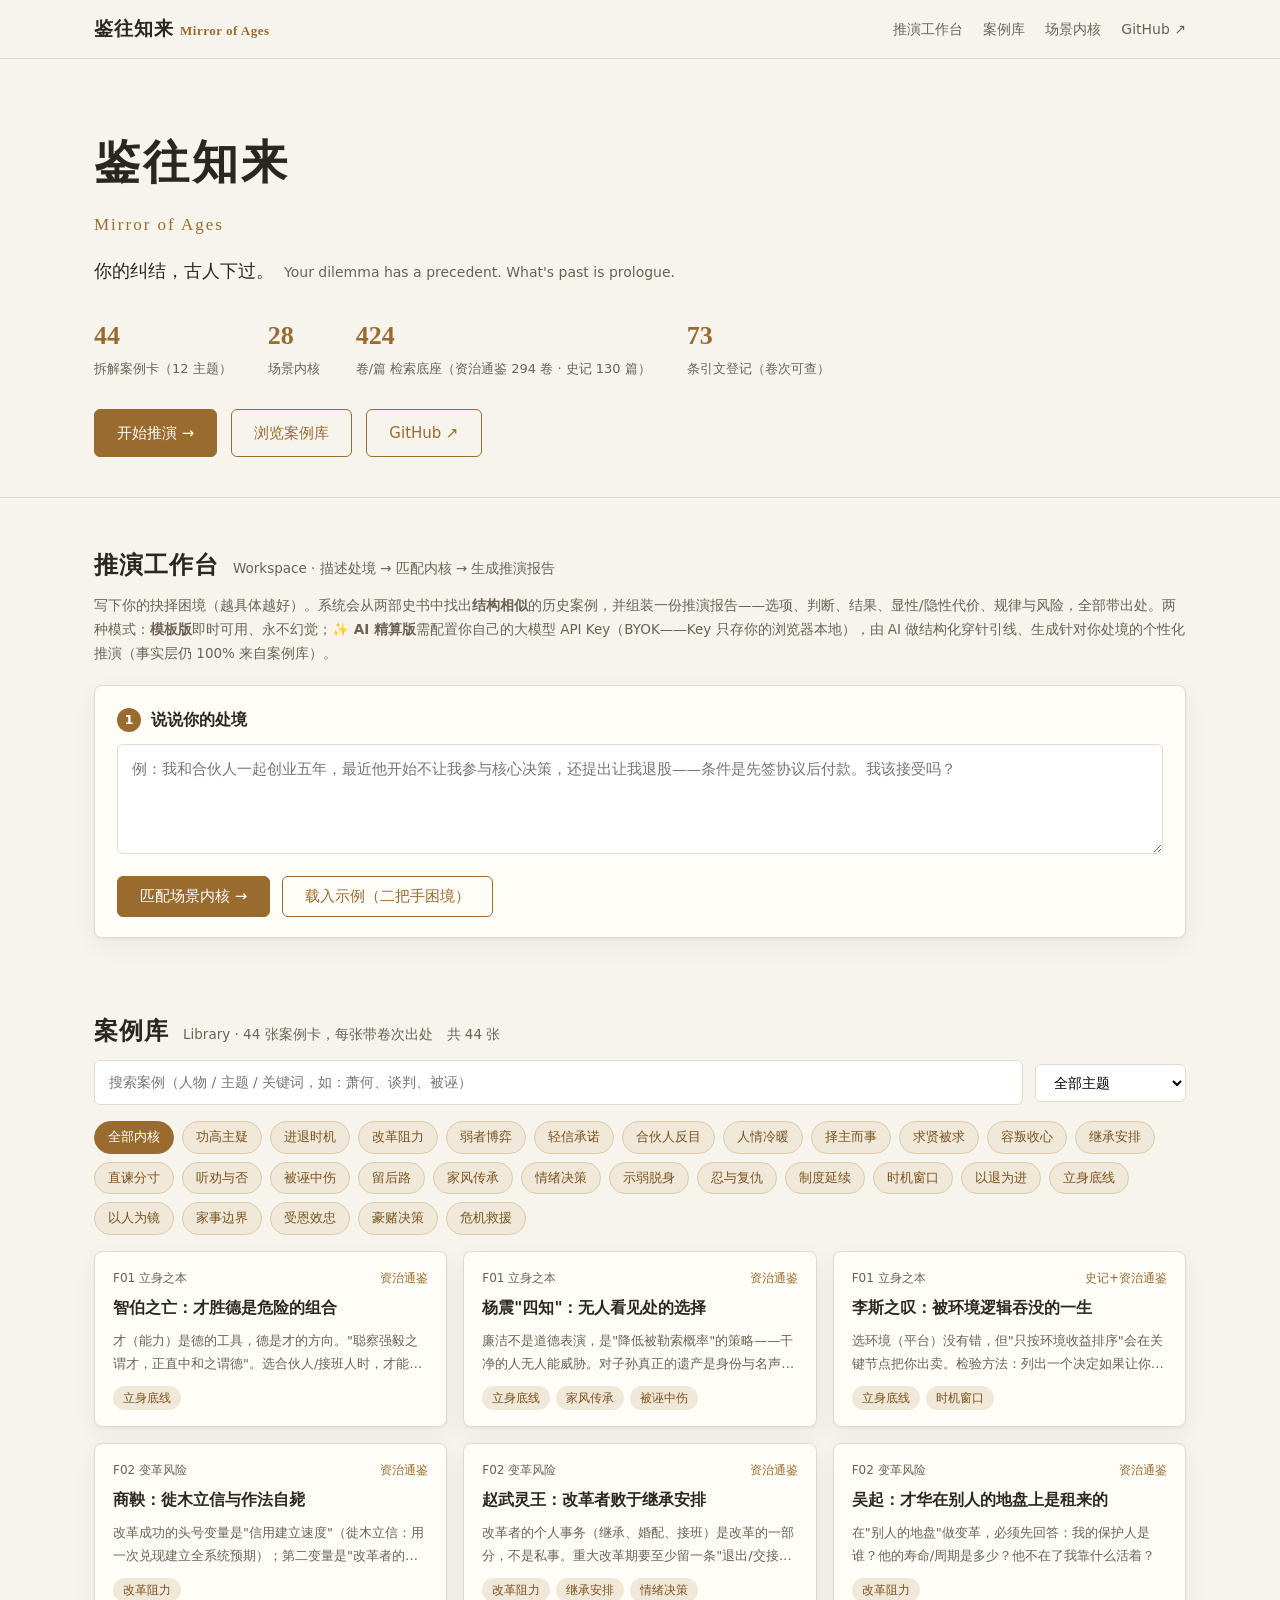
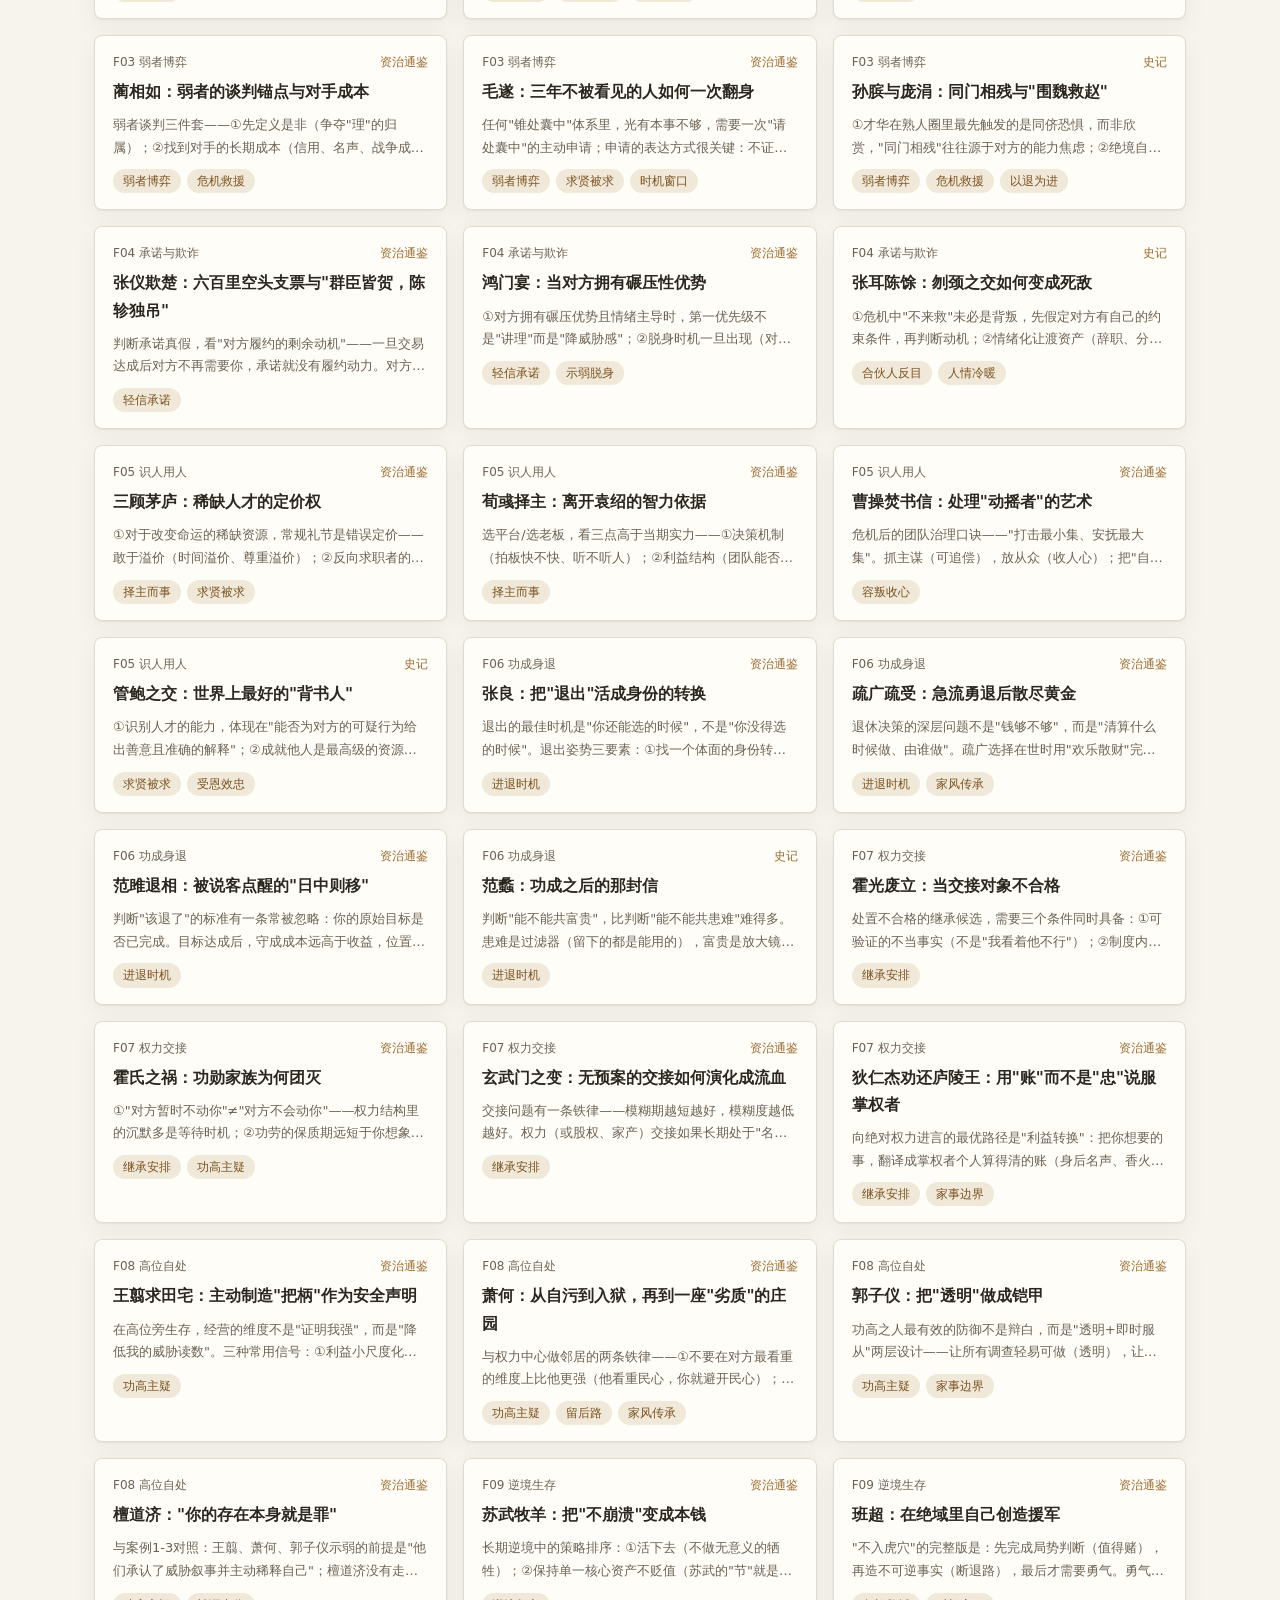
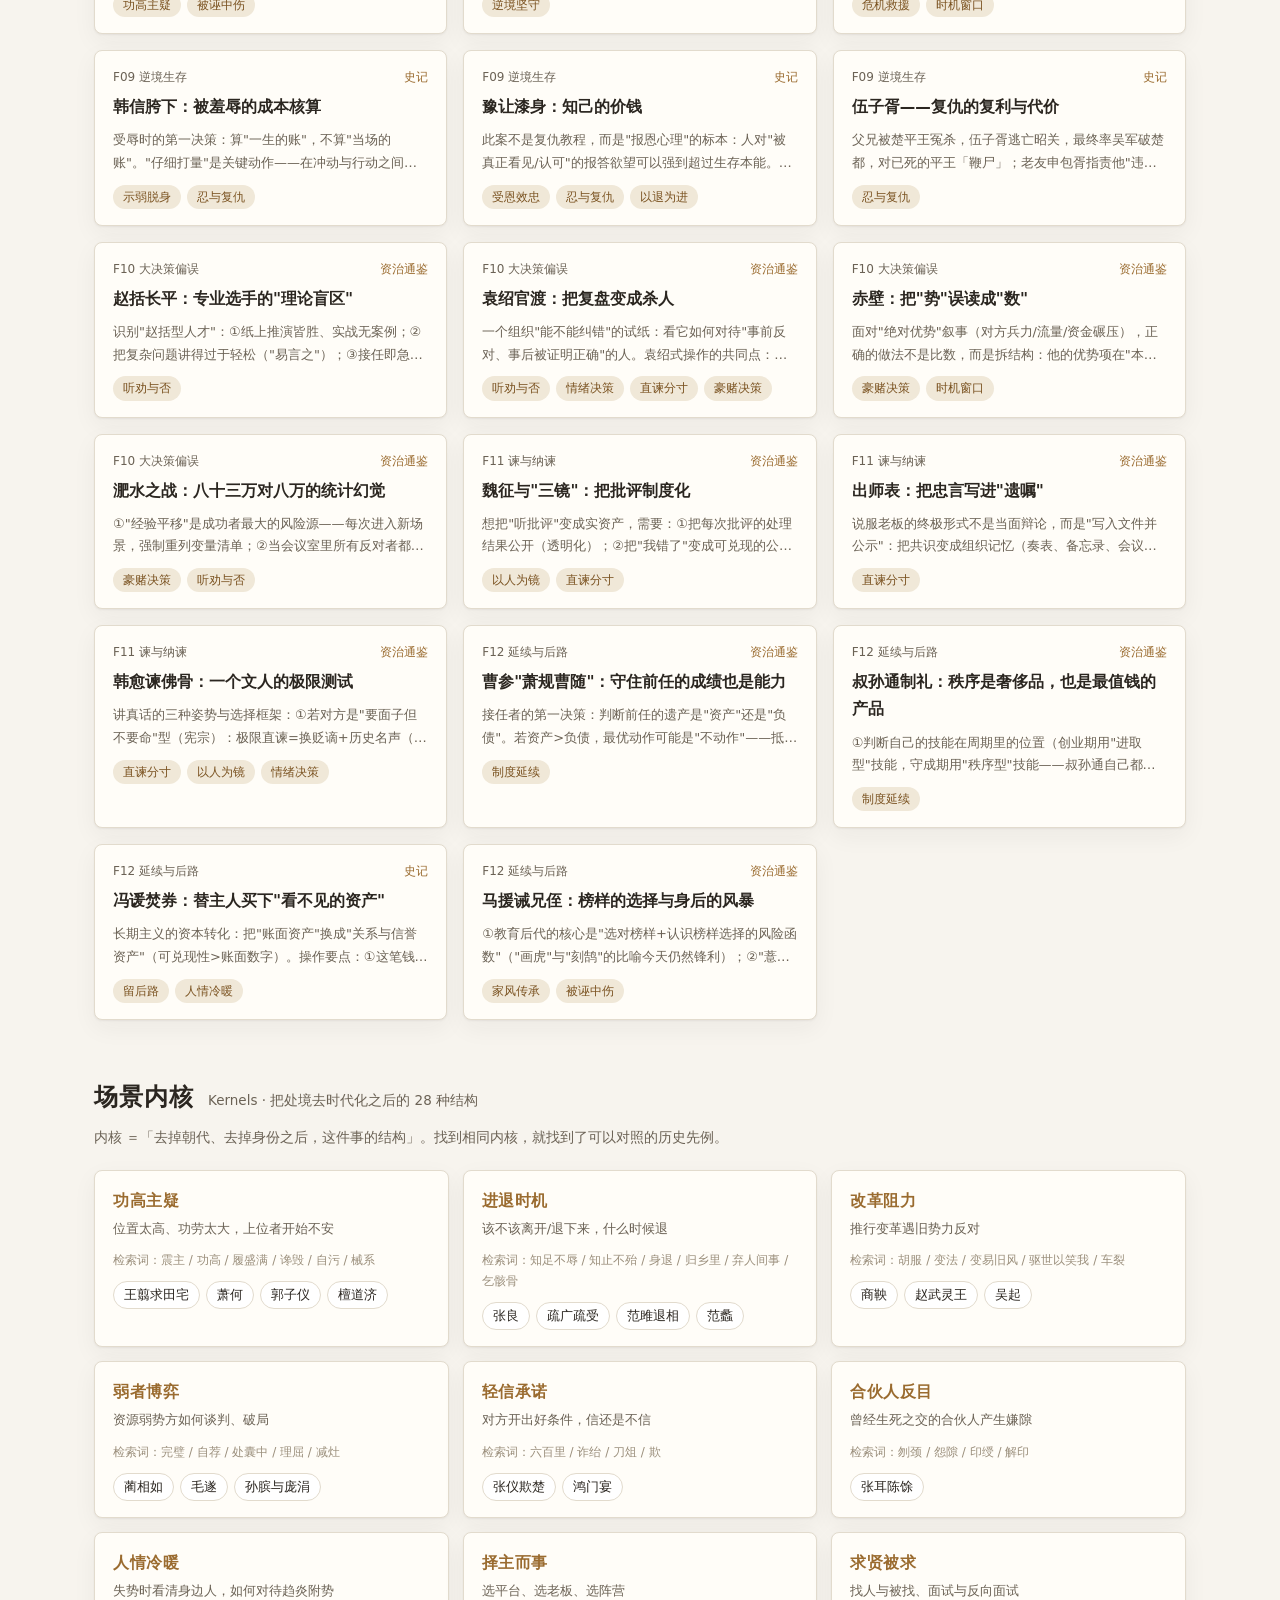
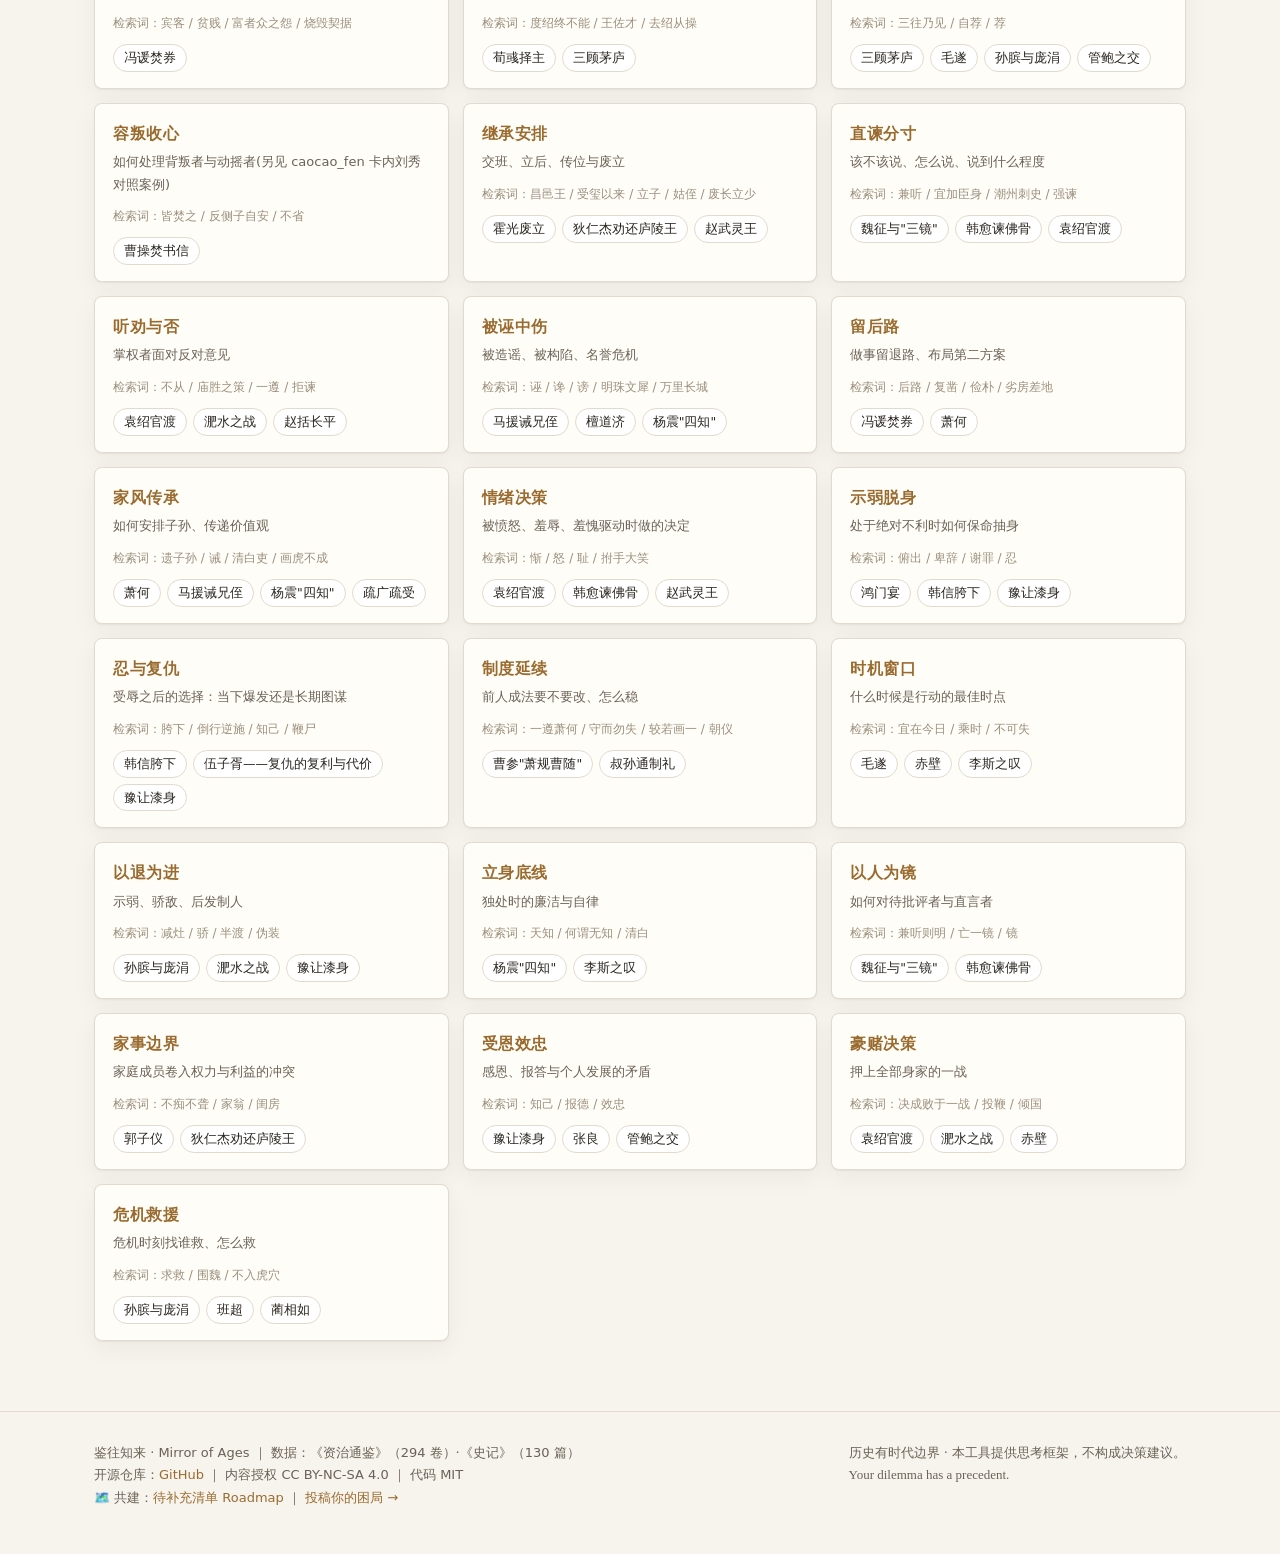
<file: docs/index.html>
<!DOCTYPE html>
<html lang="zh-CN">
<head>
<meta charset="UTF-8">
<meta name="viewport" content="width=device-width, initial-scale=1">
<title>鉴往知来 · Mirror of Ages — 古籍抉择推演</title>
<meta name="description" content="用《资治通鉴》《史记》做人生抉择推演：44 张历史案例卡，28 个场景内核。你描述困局，它找出结构相同的历史先例。你的纠结，古人下过。">
<link rel="stylesheet" href="assets/style.css">
<link rel="icon" href="data:image/svg+xml,%3Csvg xmlns='http://www.w3.org/2000/svg' viewBox='0 0 64 64'%3E%3Crect width='64' height='64' rx='14' fill='%239a6b2f'/%3E%3Ctext x='32' y='46' font-size='38' text-anchor='middle' dominant-baseline='middle' fill='%23f7f4ee' font-family='serif'%3E鉴%3C/text%3E%3C/svg%3E">
</head>
<body>

<nav class="nav">
  <div class="container">
    <span class="brand">鉴往知来<em>Mirror of Ages</em></span>
    <div class="links">
      <a href="#workspace">推演工作台</a>
      <a href="#library">案例库</a>
      <a href="#kernels">场景内核</a>
      <a href="https://github.com/Justinjchen-Cornell/Mirror-of-Ages" target="_blank" rel="noopener">GitHub ↗</a>
    </div>
  </div>
</nav>

<header class="hero">
  <div class="container">
    <h1>鉴往知来</h1>
    <div class="en serif">Mirror of Ages</div>
    <p class="tagline">你的纠结，古人下过。<span class="sm">Your dilemma has a precedent. What's past is prologue.</span></p>
    <div class="stats">
      <div class="stat"><b>44</b><span>拆解案例卡（12 主题）</span></div>
      <div class="stat"><b>28</b><span>场景内核</span></div>
      <div class="stat"><b>424</b><span>卷/篇 检索底座（资治通鉴 294 卷 · 史记 130 篇）</span></div>
      <div class="stat"><b>73</b><span>条引文登记（卷次可查）</span></div>
    </div>
    <div class="cta">
      <a class="btn" href="#workspace">开始推演 →</a>
      <a class="btn ghost" href="#library">浏览案例库</a>
      <a class="btn ghost" href="https://github.com/Justinjchen-Cornell/Mirror-of-Ages" target="_blank" rel="noopener">GitHub ↗</a>
    </div>
  </div>
</header>

<main class="container">

  <section id="workspace">
    <div class="sec-head"><h2>推演工作台</h2><span class="sub">Workspace · 描述处境 → 匹配内核 → 生成推演报告</span></div>
    <p class="sec-desc">写下你的抉择困境（越具体越好）。系统会从两部史书中找出<b>结构相似</b>的历史案例，并组装一份推演报告——选项、判断、结果、显性/隐性代价、规律与风险，全部带出处。两种模式：<b>模板版</b>即时可用、永不幻觉；<b>✨ AI 精算版</b>需配置你自己的大模型 API Key（BYOK——Key 只存你的浏览器本地），由 AI 做结构化穿针引线、生成针对你处境的个性化推演（事实层仍 100% 来自案例库）。</p>
    <div class="step">
      <h3><span class="no">1</span>说说你的处境</h3>
      <textarea id="situation" placeholder="例：我和合伙人一起创业五年，最近他开始不让我参与核心决策，还提出让我退股——条件是先签协议后付款。我该接受吗？"></textarea>
      <div class="report-actions" style="margin-bottom:0">
        <button class="btn" id="btnMatch">匹配场景内核 →</button>
        <button class="btn ghost" id="btnSample">载入示例（二把手困境）</button>
      </div>
    </div>
    <div class="step" id="step2" style="display:none">
      <h3><span class="no">2</span>场景内核与候选案例</h3>
      <div id="kernelArea"></div>
      <p class="hint" style="margin-top:16px">📇 候选案例（点击选中 / 取消，建议 2–3 例，点击卡片标题可看全文）：</p>
      <div class="pickgrid" id="candidatesArea"></div>
    </div>
    <div class="step" id="step3" style="display:none">
      <h3><span class="no">3</span>生成推演报告</h3>
      <div class="report-actions">
        <button class="btn" id="btnGen" disabled>生成报告（模板版）</button>
        <button class="btn" id="btnAI" disabled>✨ AI 精算版</button>
        <button class="btn ghost" id="btnCopy" type="button">复制 Markdown</button>
        <button class="btn ghost" id="btnDownload" type="button">下载 .md</button>
        <button class="btn ghost sm" id="btnAISettings" type="button" title="配置你自己的大模型 API（BYOK）">⚙️ AI 设置</button>
        <span class="hint" id="aiStatus" style="align-self:center"></span>
      </div>
      <div class="report-panes" id="reportArea" style="display:none">
        <div class="pane"><div class="pane-t">Markdown 源文（可直接贴进笔记/发给 AI 继续加工）</div><pre id="reportMd"></pre></div>
        <div class="pane"><div class="pane-t">渲染预览</div><div class="rendered" id="reportPreview"></div></div>
      </div>
    </div>
  </section>

  <section id="library">
    <div class="sec-head"><h2>案例库</h2><span class="sub">Library · 44 张案例卡，每张带卷次出处</span><span class="sub" id="libCount"></span></div>
    <div class="toolbar">
      <input type="search" id="searchInput" placeholder="搜索案例（人物 / 主题 / 关键词，如：萧何、谈判、被诬）">
      <select id="themeSelect"></select>
    </div>
    <div class="kchips" id="kernelFilter" style="margin-bottom:16px"></div>
    <div class="casegrid" id="caseGrid"></div>
  </section>

  <section id="kernels">
    <div class="sec-head"><h2>场景内核</h2><span class="sub">Kernels · 把处境去时代化之后的 28 种结构</span></div>
    <p class="sec-desc">内核 ＝「去掉朝代、去掉身份之后，这件事的结构」。找到相同内核，就找到了可以对照的历史先例。</p>
    <div class="kgrid" id="kernelGrid"></div>
  </section>

</main>

<footer>
  <div class="container row">
    <div>
      鉴往知来 · Mirror of Ages ｜ 数据：《资治通鉴》（294 卷）·《史记》（130 篇）<br>
      开源仓库：<a href="https://github.com/Justinjchen-Cornell/Mirror-of-Ages" target="_blank" rel="noopener">GitHub</a> ｜ 内容授权 CC BY-NC-SA 4.0 ｜ 代码 MIT<br>
      🗺️ 共建：<a href="https://github.com/Justinjchen-Cornell/Mirror-of-Ages/blob/main/docs/roadmap.md" target="_blank" rel="noopener">待补充清单 Roadmap</a> ｜ <a href="https://github.com/Justinjchen-Cornell/Mirror-of-Ages/issues/new?title=%E5%9B%B0%E5%B1%80%E6%8A%95%E7%A8%BF%EF%BC%9A" target="_blank" rel="noopener">投稿你的困局 →</a>
    </div>
    <div>
      历史有时代边界 · 本工具提供思考框架，不构成决策建议。<br>
      <span class="serif">Your dilemma has a precedent.</span>
    </div>
  </div>
</footer>

<div class="modal-mask" id="modalMask">
  <div class="modal">
    <div class="m-head">
      <div><h3 id="modalTitle"></h3><div class="meta" id="modalMeta"></div></div>
      <button class="close" id="modalClose" aria-label="关闭">×</button>
    </div>
    <div class="m-body" id="modalBody"></div>
  </div>
</div>

<div class="modal-mask" id="aiModal">
  <div class="modal" style="max-width:560px">
    <div class="m-head">
      <div><h3>AI 设置 · BYOK</h3><div class="meta">API Key 仅保存在你的浏览器本地（localStorage），不会上传到本站；请使用额度受限的专用 Key</div></div>
      <button class="close" id="aiClose" aria-label="关闭">×</button>
    </div>
    <div class="m-body">
      <div class="fitem"><h4>服务商</h4><select id="aiProvider"></select></div>
      <div class="fitem"><h4>API Base URL</h4><input type="text" id="aiBase" spellcheck="false" placeholder="https://api.deepseek.com/v1"></div>
      <div class="fitem"><h4>API Key</h4><input type="password" id="aiKey" spellcheck="false" placeholder="sk-..."></div>
      <div class="fitem"><h4>模型</h4><input type="text" id="aiModel" spellcheck="false" placeholder="deepseek-chat"></div>
      <p class="hint">推荐 DeepSeek（便宜、支持浏览器直连、国内可访问）。如遇 CORS / 网络报错，可换 硅基流动 / Kimi / OpenRouter——均已验证支持浏览器直连。</p>
      <div class="report-actions" style="margin-bottom:0">
        <button class="btn" id="aiSave" type="button">保存配置</button>
        <button class="btn ghost" id="aiCancel" type="button">取消</button>
      </div>
    </div>
  </div>
</div>

<script src="assets/data.js"></script>
<script src="assets/app.js"></script>
</body>
</html>
</file>
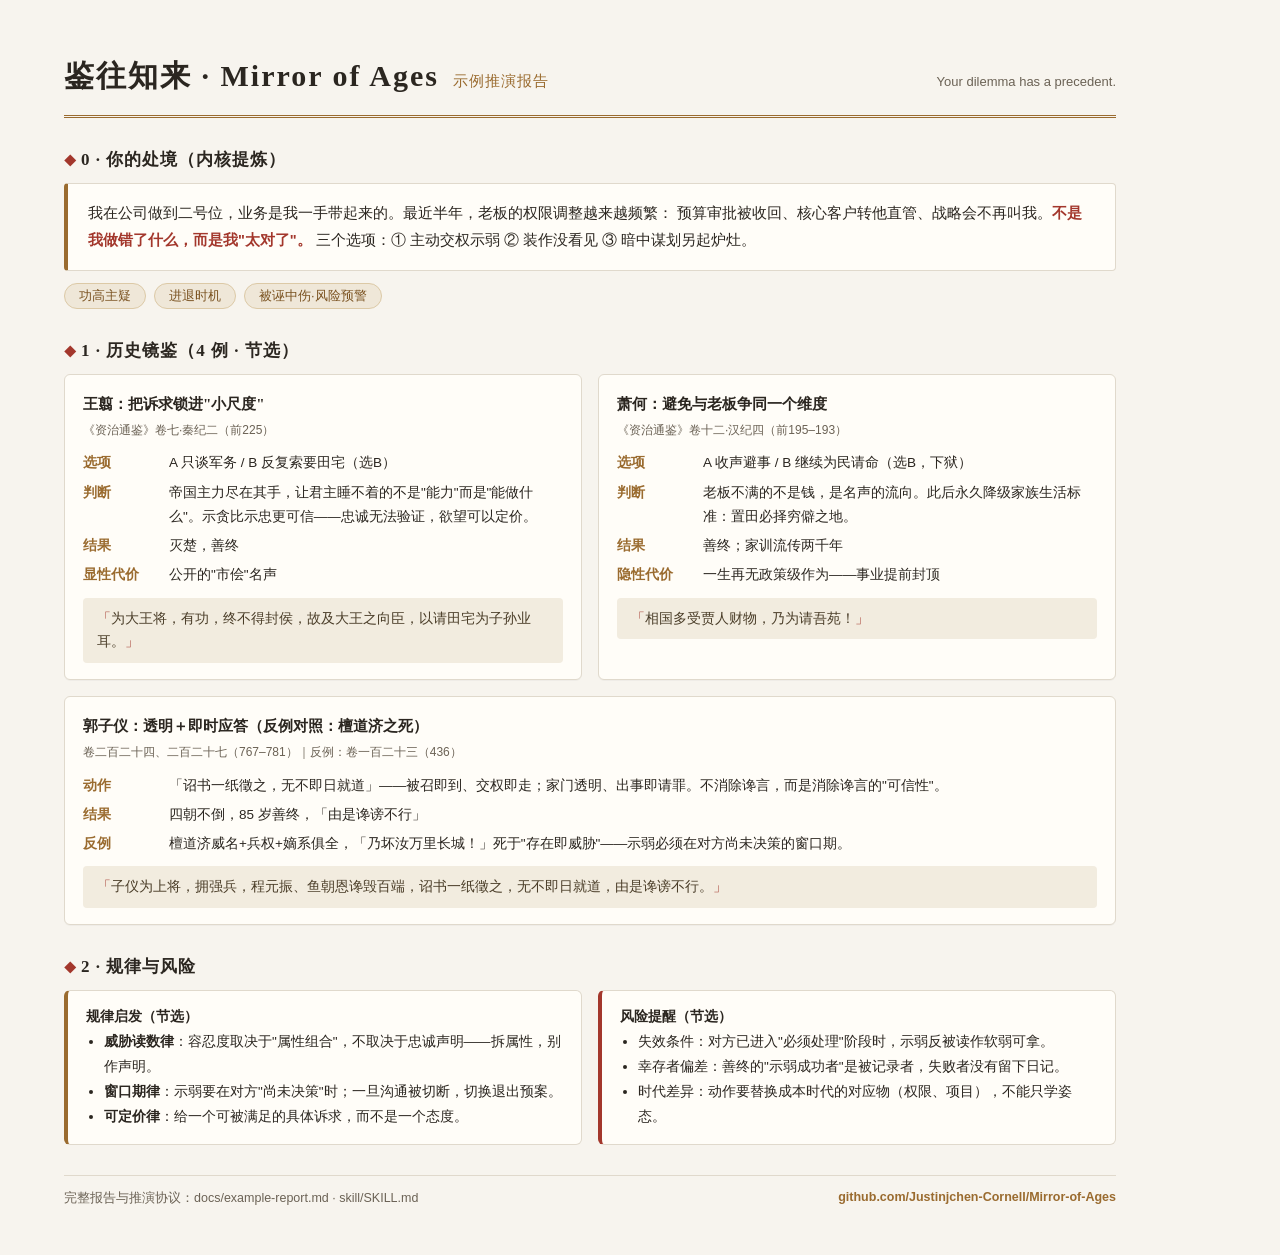
<file: docs/demo.html>
<!DOCTYPE html>
<html lang="zh-CN">
<head>
<meta charset="UTF-8">
<title>Mirror of Ages · 示例推演报告</title>
<style>
  :root{
    --paper:#f7f4ee; --ink:#2b2620; --sub:#6b6255;
    --bronze:#9a6b2f; --red:#a3372c; --line:#e0d9cc; --card:#fffdf8;
  }
  *{box-sizing:border-box; margin:0; padding:0;}
  body{
    width:1180px; background:var(--paper); color:var(--ink);
    font-family:"Microsoft YaHei","PingFang SC","Noto Sans SC",sans-serif;
    padding:56px 64px 48px;
  }
  .brandline{display:flex; align-items:baseline; gap:14px; border-bottom:3px double var(--bronze); padding-bottom:18px;}
  .brandline h1{font-size:30px; letter-spacing:2px; font-weight:700; font-family:"KaiTi","SimSun",serif;}
  .brandline .en{color:var(--bronze); font-size:15px; letter-spacing:1px;}
  .brandline .tag{margin-left:auto; color:var(--sub); font-size:13px;}
  h2{font-size:17px; margin:30px 0 12px; font-family:"KaiTi","SimSun",serif; letter-spacing:1px;}
  h2::before{content:"◆ "; color:var(--red); font-size:12px;}
  .scenario{
    background:var(--card); border:1px solid var(--line); border-left:4px solid var(--bronze);
    padding:16px 20px; font-size:14.5px; line-height:1.85; border-radius:4px;
  }
  .scenario b{color:var(--red);}
  .chips{margin-top:12px;}
  .chip{display:inline-block; background:#efe7d8; color:#7a5220; border:1px solid #dcc9a6;
    border-radius:99px; padding:3px 14px; font-size:13px; margin-right:8px;}
  .grid{display:grid; grid-template-columns:1fr 1fr; gap:16px;}
  .grid .card:last-child{grid-column:1 / -1;}
  .card{
    background:var(--card); border:1px solid var(--line); border-radius:6px; padding:16px 18px;
    font-size:13.5px; line-height:1.8; box-shadow:0 1px 0 rgba(0,0,0,.03);
  }
  .card h3{font-size:15px; margin-bottom:2px; font-family:"KaiTi","SimSun",serif;}
  .card .src{color:var(--sub); font-size:12px; margin-bottom:10px;}
  .row{display:flex; margin:5px 0;}
  .k{flex:0 0 86px; color:var(--bronze); font-weight:600;}
  .v{flex:1;}
  .quote{
    margin-top:10px; padding:9px 14px; background:#f2ecdf; border-radius:4px;
    font-family:"KaiTi","SimSun",serif; font-size:13.5px; color:#4a3d28; line-height:1.75;
  }
  .quote::before{content:"「"; color:var(--red);}
  .quote::after{content:"」"; color:var(--red);}
  .insight, .risk{
    background:var(--card); border:1px solid var(--line); border-radius:6px;
    padding:14px 18px; font-size:13.5px; line-height:1.85;
  }
  .risk{border-left:4px solid var(--red);}
  .insight{border-left:4px solid var(--bronze);}
  .insight li, .risk li{margin-left:18px;}
  .footer{
    margin-top:30px; padding-top:14px; border-top:1px solid var(--line);
    display:flex; justify-content:space-between; color:var(--sub); font-size:12.5px;
  }
  .footer .url{color:var(--bronze); font-weight:600;}
</style>
</head>
<body>
  <div class="brandline">
    <h1>鉴往知来 · Mirror of Ages</h1>
    <span class="en">示例推演报告</span>
    <span class="tag">Your dilemma has a precedent.</span>
  </div>

  <h2>0 · 你的处境（内核提炼）</h2>
  <div class="scenario">
    我在公司做到二号位，业务是我一手带起来的。最近半年，老板的权限调整越来越频繁：
    预算审批被收回、核心客户转他直管、战略会不再叫我。<b>不是我做错了什么，而是我"太对了"。</b>
    三个选项：① 主动交权示弱 ② 装作没看见 ③ 暗中谋划另起炉灶。
  </div>
  <div class="chips">
    <span class="chip">功高主疑</span><span class="chip">进退时机</span><span class="chip">被诬中伤·风险预警</span>
  </div>

  <h2>1 · 历史镜鉴（4 例 · 节选）</h2>
  <div class="grid">
    <div class="card">
      <h3>王翦：把诉求锁进"小尺度"</h3>
      <div class="src">《资治通鉴》卷七·秦纪二（前225）</div>
      <div class="row"><span class="k">选项</span><span class="v">A 只谈军务 / B 反复索要田宅（选B）</span></div>
      <div class="row"><span class="k">判断</span><span class="v">帝国主力尽在其手，让君主睡不着的不是"能力"而是"能做什么"。示贪比示忠更可信——忠诚无法验证，欲望可以定价。</span></div>
      <div class="row"><span class="k">结果</span><span class="v">灭楚，善终</span></div>
      <div class="row"><span class="k">显性代价</span><span class="v">公开的"市侩"名声</span></div>
      <div class="quote">为大王将，有功，终不得封侯，故及大王之向臣，以请田宅为子孙业耳。</div>
    </div>
    <div class="card">
      <h3>萧何：避免与老板争同一个维度</h3>
      <div class="src">《资治通鉴》卷十二·汉纪四（前195–193）</div>
      <div class="row"><span class="k">选项</span><span class="v">A 收声避事 / B 继续为民请命（选B，下狱）</span></div>
      <div class="row"><span class="k">判断</span><span class="v">老板不满的不是钱，是名声的流向。此后永久降级家族生活标准：置田必择穷僻之地。</span></div>
      <div class="row"><span class="k">结果</span><span class="v">善终；家训流传两千年</span></div>
      <div class="row"><span class="k">隐性代价</span><span class="v">一生再无政策级作为——事业提前封顶</span></div>
      <div class="quote">相国多受贾人财物，乃为请吾苑！</div>
    </div>
    <div class="card">
      <h3>郭子仪：透明＋即时应答（反例对照：檀道济之死）</h3>
      <div class="src">卷二百二十四、二百二十七（767–781）｜反例：卷一百二十三（436）</div>
      <div class="row"><span class="k">动作</span><span class="v">「诏书一纸徵之，无不即日就道」——被召即到、交权即走；家门透明、出事即请罪。不消除谗言，而是消除谗言的"可信性"。</span></div>
      <div class="row"><span class="k">结果</span><span class="v">四朝不倒，85 岁善终，「由是谗谤不行」</span></div>
      <div class="row"><span class="k">反例</span><span class="v">檀道济威名+兵权+嫡系俱全，「乃坏汝万里长城！」死于"存在即威胁"——示弱必须在对方尚未决策的窗口期。</span></div>
      <div class="quote">子仪为上将，拥强兵，程元振、鱼朝恩谗毁百端，诏书一纸徵之，无不即日就道，由是谗谤不行。</div>
    </div>
  </div>

  <h2>2 · 规律与风险</h2>
  <div class="grid">
    <div class="insight">
      <b>规律启发（节选）</b>
      <ul>
        <li><b>威胁读数律</b>：容忍度取决于"属性组合"，不取决于忠诚声明——拆属性，别作声明。</li>
        <li><b>窗口期律</b>：示弱要在对方"尚未决策"时；一旦沟通被切断，切换退出预案。</li>
        <li><b>可定价律</b>：给一个可被满足的具体诉求，而不是一个态度。</li>
      </ul>
    </div>
    <div class="risk">
      <b>风险提醒（节选）</b>
      <ul>
        <li>失效条件：对方已进入"必须处理"阶段时，示弱反被读作软弱可拿。</li>
        <li>幸存者偏差：善终的"示弱成功者"是被记录者，失败者没有留下日记。</li>
        <li>时代差异：动作要替换成本时代的对应物（权限、项目），不能只学姿态。</li>
      </ul>
    </div>
  </div>

  <div class="footer">
    <span>完整报告与推演协议：docs/example-report.md · skill/SKILL.md</span>
    <span class="url">github.com/Justinjchen-Cornell/Mirror-of-Ages</span>
  </div>
</body>
</html>
</file>
<file: docs/assets/style.css>
/* Mirror of Ages · 鉴往知来 — site styles */
:root{
  --paper:#f7f4ee; --ink:#2b2620; --sub:#6b6255;
  --bronze:#9a6b2f; --red:#a3372c; --line:#e2dbcd; --card:#fffdf8;
  --bronze-bg:#f0e8d8; --shadow:0 1px 2px rgba(43,38,32,.06),0 8px 24px rgba(43,38,32,.05);
}
*{box-sizing:border-box;margin:0;padding:0;}
html{scroll-behavior:smooth;}
body{
  background:var(--paper); color:var(--ink);
  font-family:"Microsoft YaHei","PingFang SC","Noto Sans SC",system-ui,sans-serif;
  font-size:15px; line-height:1.75;
}
a{color:var(--bronze); text-decoration:none;}
a:hover{text-decoration:underline;}
.container{max-width:1140px; margin:0 auto; padding:0 24px;}
.serif{font-family:"KaiTi","STKaiti","SimSun",serif;}

/* nav */
.nav{
  position:sticky; top:0; z-index:50; background:rgba(247,244,238,.92);
  backdrop-filter:blur(8px); border-bottom:1px solid var(--line);
}
.nav .container{display:flex; align-items:center; gap:26px; height:58px;}
.nav .brand{font-size:19px; font-weight:700; letter-spacing:1px; color:var(--ink); font-family:"KaiTi","SimSun",serif;}
.nav .brand em{font-style:normal; color:var(--bronze); font-size:13px; letter-spacing:.5px; margin-left:6px;}
.nav .links{display:flex; gap:20px; margin-left:auto; font-size:14px;}
.nav .links a{color:var(--sub);}
.nav .links a:hover{color:var(--ink); text-decoration:none;}

/* hero */
.hero{padding:64px 0 40px; border-bottom:1px solid var(--line);}
.hero h1{font-size:46px; letter-spacing:3px; font-family:"KaiTi","SimSun",serif; font-weight:700;}
.hero .en{color:var(--bronze); font-size:17px; letter-spacing:2px; margin-top:6px;}
.hero .tagline{font-size:18px; margin-top:16px; color:var(--ink);}
.hero .tagline .sm{color:var(--sub); font-size:14px; margin-left:10px;}
.hero .stats{display:flex; gap:36px; margin-top:26px; flex-wrap:wrap;}
.hero .stat b{font-size:26px; color:var(--bronze); font-family:"KaiTi","SimSun",serif;}
.hero .stat span{display:block; font-size:13px; color:var(--sub);}
.hero .cta{margin-top:28px; display:flex; gap:14px; flex-wrap:wrap;}

/* buttons */
.btn{
  display:inline-block; padding:10px 22px; border-radius:6px; font-size:15px;
  border:1px solid var(--bronze); cursor:pointer; transition:all .15s;
  background:var(--bronze); color:#fff; font-family:inherit;
}
.btn:hover{filter:brightness(1.08);}
.btn.ghost{background:transparent; color:var(--bronze);}
.btn.ghost:hover{background:var(--bronze-bg);}
.btn:disabled{opacity:.4; cursor:not-allowed;}
.btn.sm{padding:6px 14px; font-size:13px;}

/* sections */
section{padding:46px 0 10px;}
.sec-head{display:flex; align-items:baseline; gap:14px; margin-bottom:8px; flex-wrap:wrap;}
.sec-head h2{font-size:24px; font-family:"KaiTi","SimSun",serif; letter-spacing:1px;}
.sec-head .sub{color:var(--sub); font-size:13.5px;}
.sec-desc{color:var(--sub); font-size:13.5px; margin-bottom:20px;}

/* workspace */
.step{background:var(--card); border:1px solid var(--line); border-radius:8px; padding:20px 22px; margin-bottom:16px; box-shadow:var(--shadow);}
.step h3{font-size:16px; margin-bottom:10px; display:flex; align-items:center; gap:10px;}
.step h3 .no{
  width:24px; height:24px; border-radius:50%; background:var(--bronze); color:#fff;
  font-size:13px; display:inline-flex; align-items:center; justify-content:center;
}
textarea#situation{
  width:100%; min-height:110px; border:1px solid var(--line); border-radius:6px;
  padding:12px 14px; font:inherit; font-size:14.5px; line-height:1.7; background:#fff; resize:vertical;
}
textarea:focus{outline:2px solid var(--bronze-bg); border-color:var(--bronze);}
.hint{color:var(--sub); font-size:12.5px; margin-top:8px;}
.kchips{display:flex; flex-wrap:wrap; gap:8px; margin-top:14px;}
.chip{
  display:inline-flex; align-items:center; gap:6px; padding:4px 13px; border-radius:99px;
  background:var(--bronze-bg); color:#7a5220; border:1px solid #dcc9a6; font-size:13px; cursor:pointer;
  transition:all .12s; user-select:none;
}
.chip:hover{filter:brightness(.97);}
.chip.active{background:var(--bronze); color:#fff; border-color:var(--bronze);}
.chip .n{font-size:11px; opacity:.75;}
.chip.plain{background:#fff; cursor:default;}
.pickgrid{display:grid; grid-template-columns:repeat(auto-fill,minmax(300px,1fr)); gap:12px; margin-top:14px;}
.pick{
  border:1.5px solid var(--line); border-radius:7px; padding:12px 14px; background:#fff; cursor:pointer;
  transition:all .12s;
}
.pick:hover{border-color:var(--bronze);}
.pick.on{border-color:var(--bronze); background:var(--bronze-bg); box-shadow:var(--shadow);}
.pick h4{font-size:14.5px; margin-bottom:4px;}
.pick .meta{font-size:12px; color:var(--sub);}
.pick .ex{font-size:12.5px; color:var(--sub); margin-top:6px; display:-webkit-box; -webkit-line-clamp:2; -webkit-box-orient:vertical; overflow:hidden;}
.report-actions{display:flex; gap:12px; margin:14px 0; flex-wrap:wrap;}
.report-panes{display:grid; grid-template-columns:1fr 1fr; gap:14px;}
.report-panes .pane{background:#fff; border:1px solid var(--line); border-radius:7px; overflow:hidden;}
.pane .pane-t{font-size:12.5px; color:var(--sub); padding:8px 14px; border-bottom:1px solid var(--line); background:#fbf9f3;}
.pane pre, .pane .rendered{
  padding:14px 18px; font-size:13px; line-height:1.8; max-height:520px; overflow:auto;
  white-space:pre-wrap; word-break:break-word;
}
.rendered h1{font-size:17px; margin:6px 0 10px;}
.rendered h2{font-size:15px; margin:14px 0 6px; color:var(--bronze);}
.rendered h3{font-size:14px; margin:10px 0 4px;}
.rendered ul{padding-left:20px;}
.rendered blockquote{border-left:3px solid var(--line); padding-left:12px; color:var(--sub); margin:8px 0;}
.rendered table{border-collapse:collapse; font-size:12.5px; margin:8px 0;}
.rendered th,.rendered td{border:1px solid var(--line); padding:4px 10px;}

/* library */
.toolbar{display:flex; gap:12px; flex-wrap:wrap; align-items:center; margin-bottom:16px;}
.toolbar input[type=search], .toolbar select{
  padding:9px 14px; border:1px solid var(--line); border-radius:6px; font:inherit; font-size:14px; background:#fff;
}
.toolbar input[type=search]{flex:1; min-width:220px;}
.casegrid{display:grid; grid-template-columns:repeat(auto-fill,minmax(320px,1fr)); gap:16px;}
.case-card{
  background:var(--card); border:1px solid var(--line); border-radius:8px; padding:16px 18px;
  cursor:pointer; transition:all .15s; box-shadow:var(--shadow);
}
.case-card:hover{transform:translateY(-2px); border-color:var(--bronze);}
.case-card .top{display:flex; justify-content:space-between; gap:8px; font-size:12px; color:var(--sub); margin-bottom:6px;}
.case-card .top .src{color:var(--bronze);}
.case-card h3{font-size:15.5px; margin-bottom:8px;}
.case-card .ex{font-size:13px; color:var(--sub); display:-webkit-box; -webkit-line-clamp:2; -webkit-box-orient:vertical; overflow:hidden; min-height:44px;}
.case-card .ks{display:flex; gap:6px; flex-wrap:wrap; margin-top:10px;}
.kmini{font-size:11.5px; background:var(--bronze-bg); color:#7a5220; border-radius:99px; padding:2px 10px;}

/* kernels */
.kgrid{display:grid; grid-template-columns:repeat(auto-fill,minmax(300px,1fr)); gap:14px;}
.kcard{background:var(--card); border:1px solid var(--line); border-radius:8px; padding:16px 18px; box-shadow:var(--shadow);}
.kcard h3{font-size:15.5px; color:var(--bronze); margin-bottom:4px; font-family:"KaiTi","SimSun",serif; letter-spacing:.5px;}
.kcard .d{font-size:13px; color:var(--sub); margin-bottom:10px;}
.kcard .terms{font-size:12px; color:#9b8f7c; margin-bottom:10px;}
.kcard .cs{display:flex; flex-wrap:wrap; gap:6px;}
.klink{font-size:12.5px; border:1px solid var(--line); border-radius:99px; padding:2px 10px; background:#fff; cursor:pointer;}
.klink:hover{border-color:var(--bronze); color:var(--bronze); text-decoration:none;}

/* modal */
.modal-mask{
  position:fixed; inset:0; background:rgba(43,38,32,.45); z-index:100;
  display:none; align-items:flex-start; justify-content:center; padding:40px 16px; overflow:auto;
}
.modal-mask.show{display:flex;}
.modal{
  background:var(--card); border-radius:10px; max-width:780px; width:100%; box-shadow:0 24px 64px rgba(0,0,0,.25);
}
.modal .m-head{display:flex; align-items:flex-start; gap:14px; padding:22px 26px 14px; border-bottom:1px solid var(--line);}
.modal .m-head h3{font-size:19px; font-family:"KaiTi","SimSun",serif;}
.modal .m-head .meta{font-size:12.5px; color:var(--sub); margin-top:4px;}
.modal .close{margin-left:auto; border:none; background:none; font-size:22px; cursor:pointer; color:var(--sub); line-height:1;}
.modal .m-body{padding:18px 26px 28px;}
.fitem{margin-bottom:14px;}
.fitem h4{font-size:13px; color:var(--bronze); margin-bottom:3px;}
.fitem p{font-size:14px; line-height:1.85;}
.fitem.quote-block{background:#f2ecdf; border-radius:6px; padding:12px 16px; font-family:"KaiTi","SimSun",serif;}
.fitem.quote-block p{font-size:14.5px; color:#4a3d28;}

/* footer */
footer{margin-top:60px; border-top:1px solid var(--line); padding:30px 0 44px; color:var(--sub); font-size:13px;}
footer .row{display:flex; justify-content:space-between; gap:20px; flex-wrap:wrap;}

@media (max-width:860px){
  .hero h1{font-size:34px;}
  .report-panes{grid-template-columns:1fr;}
  .nav .links{gap:12px; font-size:13px;}
}

/* AI settings form */
.fitem input, .fitem select{
  width:100%; padding:8px 12px; border:1px solid var(--line); border-radius:6px;
  font:inherit; font-size:13.5px; background:#fff; color:var(--ink);
}
.fitem input:focus, .fitem select:focus{outline:2px solid var(--bronze-bg); border-color:var(--bronze);}
</file>
